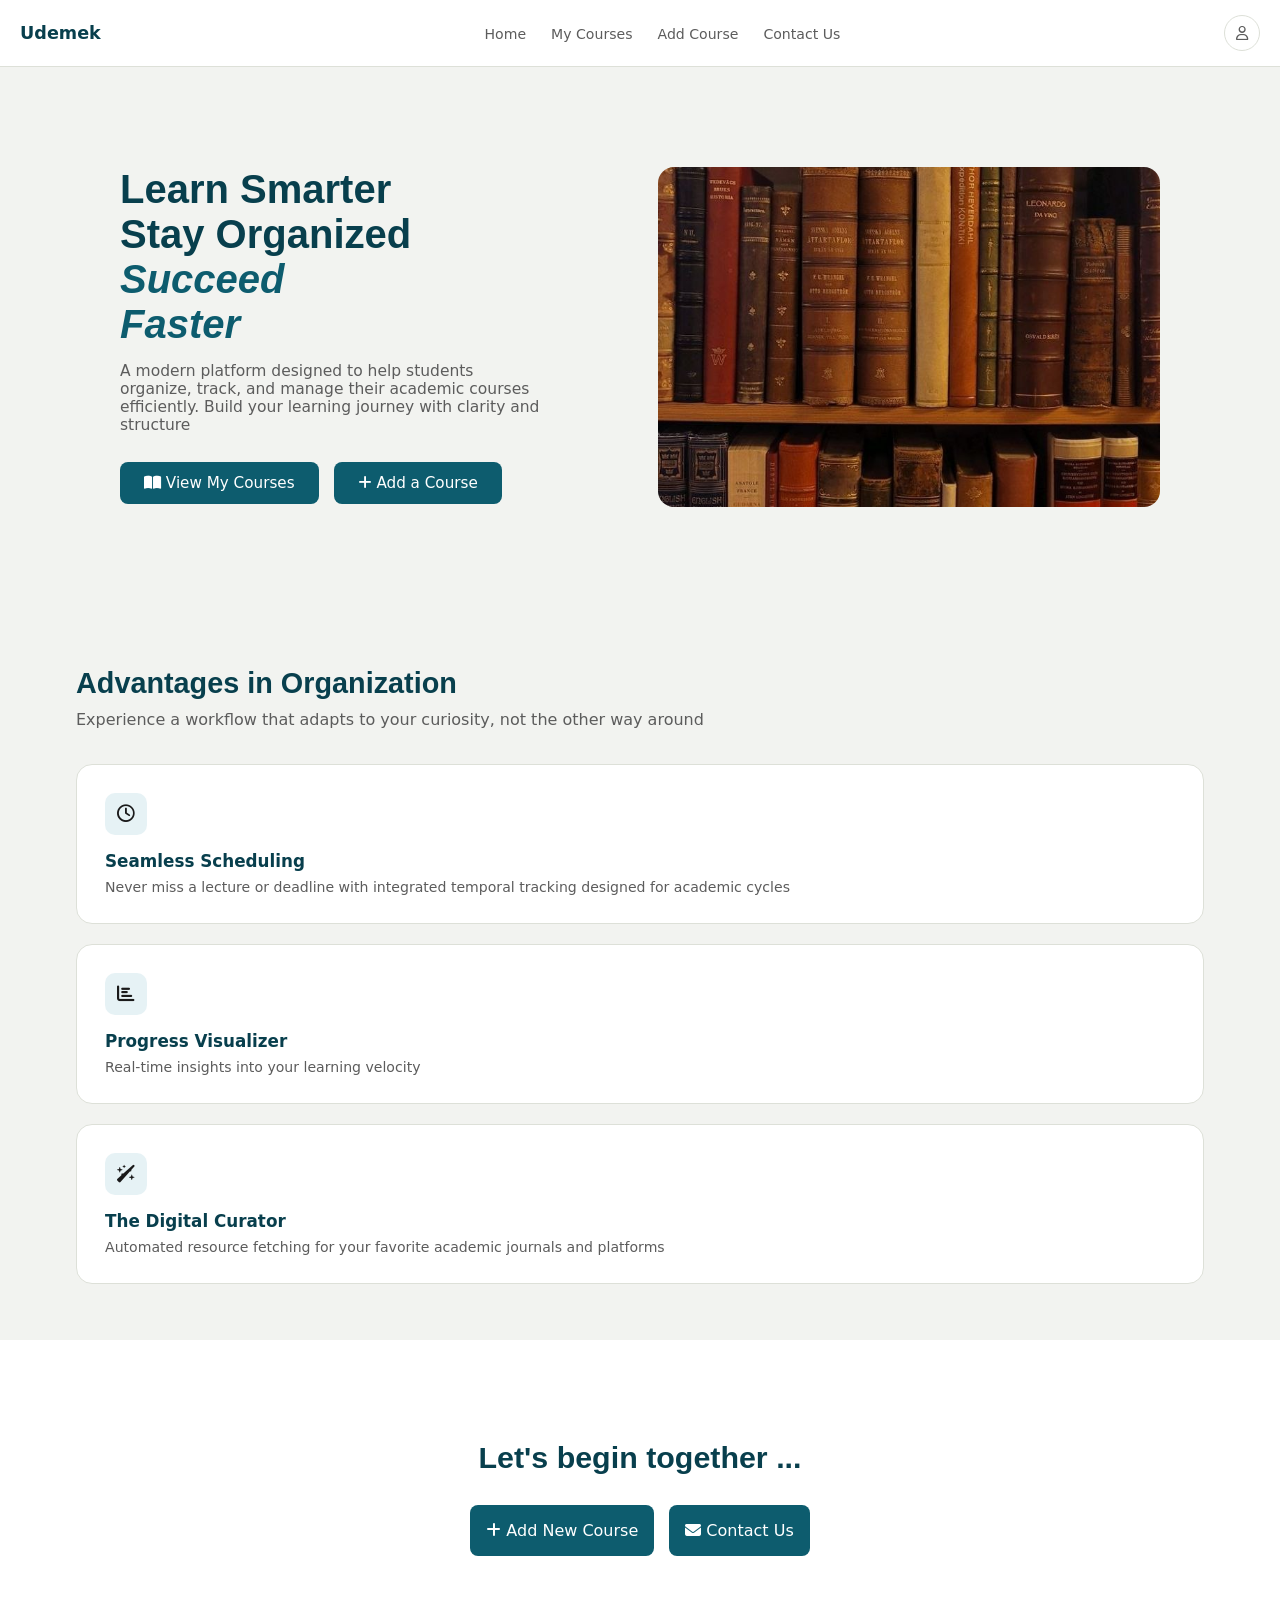
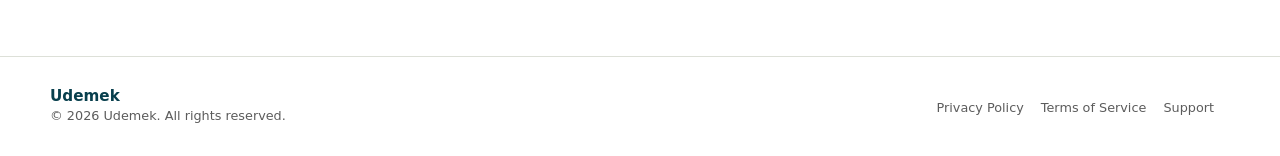
<file: index.html>
<!DOCTYPE html>
<html lang="en">

<head>
    <meta charset="UTF-8" />
    <meta name="viewport" content="width=device-width, initial-scale=1.0" />
    <title>Udemek | Home</title>
    <link rel="stylesheet" href="https://cdnjs.cloudflare.com/ajax/libs/font-awesome/6.5.1/css/all.min.css" />
    <link rel="stylesheet" href="style.css" />
</head>

<body>
    <!-- Header and Nav -->
    <header>
        <div class="container">
            <nav class="navbar">
                <a href="index.html" class="nav-brand"><b>Udemek</b></a>

                <!-- links -->
                <ul class="nav-links">
                    <li><a href="index.html">Home</a></li>
                    <li><a href="mycourses.html">My Courses</a></li>
                    <li><a href="add.html">Add Course</a></li>
                    <li><a href="contact.html">Contact Us</a></li>
                </ul>

                <!-- Nav right -->
                <div class="nav-right">
                    <a href="#" class="nav-icon">
                        <i class="fa-regular fa-user"></i>
                    </a>
                </div>
            </nav>
        </div>
    </header>

    <!-- main content -->
    <main>

        <section class="hero">
            <div class="container">
                <div class="hero-grid">

                    <div>
                        <h1 class="hero-title">
                            Learn Smarter<br />
                            Stay Organized<br />
                            <i>Succeed <br /> Faster</i>
                        </h1>
                        <p class="hero-description">A modern platform designed to help students organize, track, and
                            manage their academic courses efficiently. Build your learning journey with clarity and
                            structure
                        </p>
                        <div class="hero-icon">
                            <a href="mycourses.html"><i class="fa-solid fa-book-open"></i> View My
                                Courses</a>
                            <a href="add.html">
                                <i class="fa-solid fa-plus"></i> Add a Course
                            </a>
                        </div>
                    </div>

                    <div class="hero-images">
                        <img class="hero-image" src="photos/photo_2026-04-07_14-24-58.jpg" alt="books" />
                    </div>

                </div>
            </div>
        </section>

        <section class="features">
            <div class="container">
                <div class="section-header">
                    <h2>Advantages in Organization</h2>
                    <p>Experience a workflow that adapts to your curiosity, not the other way around</p>
                </div>

                <div class="features-grid">

                    <!-- Card 1 -->
                    <div class="features-cards">
                        <div class="feature-icon">
                            <i class="fa-regular fa-clock"></i>
                        </div>
                        <h3>Seamless Scheduling</h3>
                        <p>
                            Never miss a lecture or deadline with integrated temporal tracking
                            designed for academic cycles
                        </p>
                    </div>

                    <!-- Card 2-->
                    <div class="features-cards">
                        <div class="feature-icon">
                            <i class="fa-solid fa-chart-bar"></i>
                        </div>
                        <h3>Progress Visualizer</h3>
                        <p>Real-time insights into your learning velocity</p>
                    </div>

                    <!-- Card 3 -->
                    <div class="features-cards">
                        <div>
                            <div class="feature-icon">
                                <i class="fa-solid fa-wand-sparkles"></i>
                            </div>
                            <h3>The Digital Curator</h3>
                            <p>
                                Automated resource fetching for your favorite academic journals
                                and platforms
                            </p>
                        </div>
                    </div>

                </div>
            </div>
        </section>


        <section class="course-start">
            <div class="container">
                <h2>Let's begin together ...</h2>
                <div class="course-actions">
                    <a href="add.html">
                        <i class="fas fa-plus"></i> Add New Course
                    </a>
                    <a href="contact.html">
                        <i class="fas fa-envelope"></i> Contact Us
                    </a>
                </div>
            </div>
        </section>


    </main>

    <!-- footer -->
    <footer>
        <div class="container">
            <div class="footer-in">
                <div>
                    <div class="footer-name">Udemek</div>
                    <div class="footer-copy">© 2026 Udemek. All rights reserved.</div>
                </div>
                <div class="footer-links">
                    <a href="#">Privacy Policy</a>
                    <a href="#">Terms of Service</a>
                    <a href="#">Support</a>
                </div>
            </div>
        </div>
    </footer>

</body>

</html>
</file>
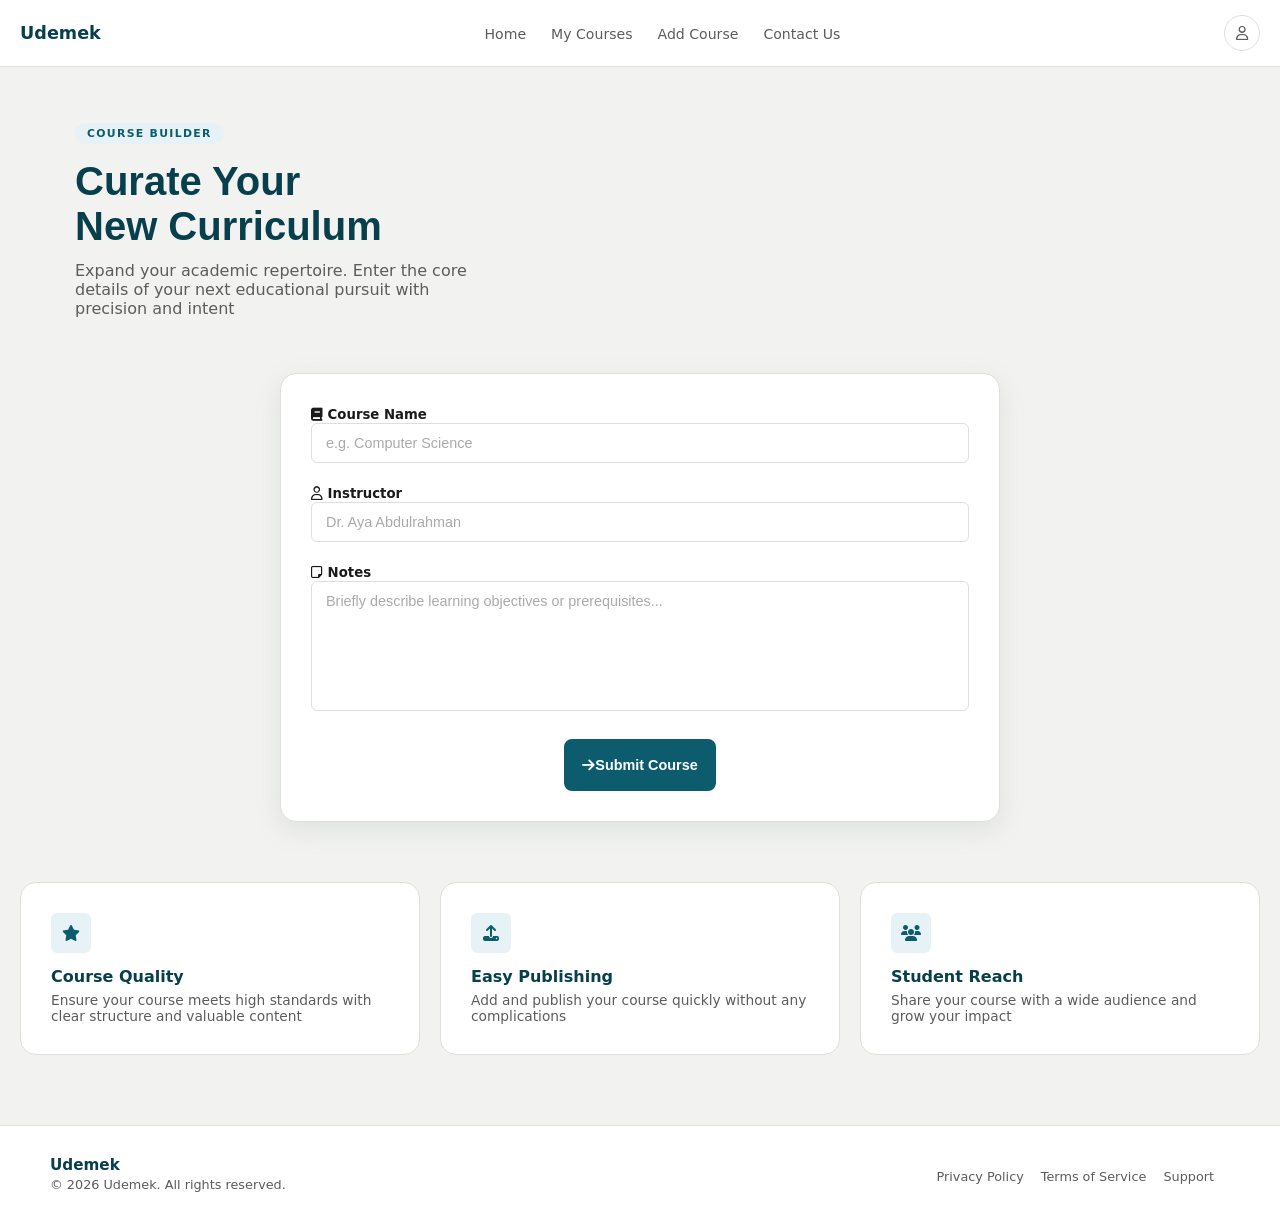
<file: add.html>
<!DOCTYPE html>
<html lang="en">

<head>
    <meta charset="UTF-8" />
    <meta name="viewport" content="width=device-width, initial-scale=1.0" />
    <title>Udemek | Add Courses</title>
    <link rel="stylesheet" href="https://cdnjs.cloudflare.com/ajax/libs/font-awesome/6.5.1/css/all.min.css" />
    <link rel="stylesheet" href="style.css" />
</head>

<body>
    <!-- Header and Nav -->
    <header>
        <div class="container">
            <nav class="navbar">
                <a href="index.html" class="nav-brand"><b>Udemek</b></a>

                <!-- links -->
                <ul class="nav-links">
                    <li><a href="index.html" class="active">Home</a></li>
                    <li><a href="mycourses.html">My Courses</a></li>
                    <li><a href="add.html">Add Course</a></li>
                    <li><a href="contact.html">Contact Us</a></li>
                </ul>

                <!-- Nav right -->
                <div class="nav-right">
                    <a href="#" class="nav-icon">
                        <i class="fa-regular fa-user"></i>
                    </a>
                </div>
            </nav>
        </div>
    </header>

    <!-- main -->
    <main>
        <section class="add-hero">
            <div class="container">
                <div class="add-header">
                    <span class="label">Course Builder </span>
                    <h1>Curate Your<br />New Curriculum</h1>
                    <p>
                        Expand your academic repertoire. Enter the core details of your next
                        educational pursuit with precision and intent
                    </p>
                </div>

            </div>
        </section>

        <!-- Form Section -->
        <section>
            <div class="container">
                <div class="form-card">
                    <form action="#">

                        <!-- Course Name -->
                        <div class="form-row">
                            <div>
                                <label class="form-label">
                                    <i class="fa-solid fa-book"></i> Course Name
                                </label>
                                <input class="form-input" type="text" placeholder="e.g. Computer Science " />
                            </div>
                        </div>

                        <!-- Instructor -->
                        <div class="form-row ">
                            <div>
                                <label class="form-label">
                                    <i class="fa-regular fa-user"></i> Instructor
                                </label>
                                <input class="form-input" type="text" placeholder="Dr. Aya Abdulrahman" />
                            </div>
                        </div>

                        <!-- Notes -->
                        <div class="form-row">
                            <div>
                                <label class="form-label">
                                    <i class="fa-regular fa-note-sticky"></i> Notes
                                </label>
                                <textarea class="form-textarea"
                                    placeholder="Briefly describe learning objectives or prerequisites..."></textarea>
                            </div>
                        </div>

                        <!-- Footer -->
                        <div class="form-footer">
                            <button type="submit" class="btn-primary">
                                <i class="fa-solid fa-arrow-right"></i>Submit Course
                            </button>
                        </div>
                    </form>
                </div>
            </div>
        </section>

        <section class="container">
            <div class="feature-two">
                <div class="feat-cards">
                    <div class="feat-icon">
                        <i class="fa-solid fa-star"></i>
                    </div>
                    <h3>Course Quality</h3>
                    <p>Ensure your course meets high standards with clear structure and valuable content
                    </p>
                </div>

                <div class="feat-cards">
                    <div class="feat-icon">
                        <i class="fa-solid fa-upload"></i>
                    </div>
                    <h3>Easy Publishing</h3>
                    <p>Add and publish your course quickly without any complications</p>
                </div>

                <div class="feat-cards">
                    <div class="feat-icon">
                        <i class="fa-solid fa-users"></i>
                    </div>
                    <h3>Student Reach</h3>
                    <p>Share your course with a wide audience and grow your impact</p>
                </div>
            </div>
        </section>
    </main>

    <!-- footer -->
    <footer>
        <div class="container">
            <div class="footer-in">
                <div>
                    <div class="footer-name">Udemek</div>
                    <div class="footer-copy">© 2026 Udemek. All rights reserved.</div>
                </div>
                <div class="footer-links">
                    <a href="#">Privacy Policy</a>
                    <a href="#">Terms of Service</a>
                    <a href="#">Support</a>
                </div>
            </div>
        </div>
    </footer>
</body>

</html>
</file>
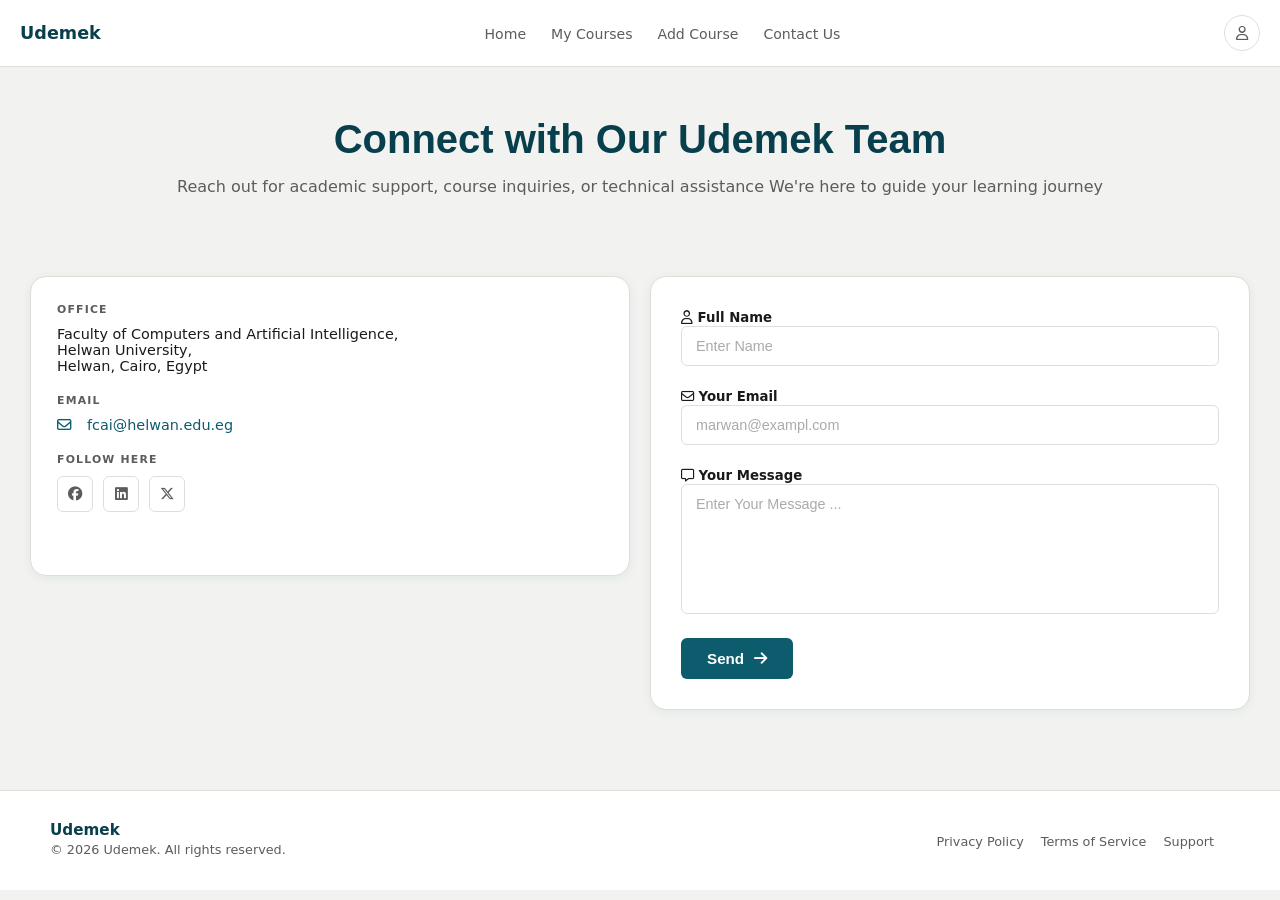
<file: contact.html>
<!DOCTYPE html>
<html lang="en">

<head>
    <meta charset="UTF-8" />
    <meta name="viewport" content="width=device-width, initial-scale=1.0" />
    <title>Udemek | Contact Us</title>
    <link rel="stylesheet" href="https://cdnjs.cloudflare.com/ajax/libs/font-awesome/6.5.1/css/all.min.css" />
    <link rel="stylesheet" href="style.css" />
</head>

<body>
    <!-- Header and Nav -->
    <header>
        <div class="container">
            <nav class="navbar">
                <a href="index.html" class="nav-brand"><b>Udemek</b></a>

                <!-- links -->
                <ul class="nav-links">
                    <li><a href="index.html" class="active">Home</a></li>
                    <li><a href="mycourses.html">My Courses</a></li>
                    <li><a href="add.html">Add Course</a></li>
                    <li><a href="contact.html">Contact Us</a></li>
                </ul>

                <!-- Nav right -->
                <div class="nav-right">
                    <a href="#" class="nav-icon">
                        <i class="fa-regular fa-user"></i>
                    </a>
                </div>
            </nav>
        </div>
    </header>

    <main>
        <!-- Page Header -->
        <section class="contact-page-header">
            <div>
                <h1>Connect with Our Udemek Team</h1>
                <span>
                    Reach out for academic support, course inquiries, or technical assistance We're here to guide
                    your
                    learning journey
                </span>
            </div>
        </section>

        <section class="contact-grid">
            <div class="info-card">
                <div class="info-section">
                    <div class="info-section-label">Office</div>
                    <div class="info-address">
                        Faculty of Computers and Artificial Intelligence, <br>
                        Helwan University,<br>
                        Helwan, Cairo, Egypt
                    </div>
                </div>

                <div class="info-section">
                    <div class="info-section-label">Email</div>
                    <div class="contact-detail">
                        <i class="fa-regular fa-envelope"></i>
                        fcai@helwan.edu.eg
                    </div>
                </div>

                <div class="info-section">
                    <div class="info-section-label">Follow Here</div>
                    <div class="social-row">
                        <a href="#" class="social-btn">
                            <i class="fa-brands fa-facebook"></i>
                        </a>
                        <a href="#" class="social-btn">
                            <i class="fa-brands fa-linkedin"></i>
                        </a>
                        <a href="#" class="social-btn">
                            <i class="fa-brands fa-x-twitter"></i>
                        </a>
                    </div>
                </div>

            </div>

            <div class="contact-form-card">
                <form>

                    <!-- Full Name -->
                    <div class="form-row">
                        <div class="form-group">
                            <label class="form-label">
                                <i class="fa-regular fa-user"></i> Full Name
                            </label>
                            <input class="form-input" type="text" placeholder="Enter Name " />
                        </div>
                    </div>

                    <!-- Academic Email -->
                    <div class="form-row">
                        <div class="form-group">
                            <label class="form-label">
                                <i class="fa-regular fa-envelope"></i> Your Email
                            </label>
                            <input class="form-input" type="email" placeholder="marwan@exampl.com" />
                        </div>
                    </div>

                    <!-- Message -->
                    <div class="form-row">
                        <div class="form-group">
                            <label class="form-label">
                                <i class="fa-regular fa-message"></i> Your Message
                            </label>
                            <textarea class="form-textarea" placeholder="Enter Your Message ..."></textarea>
                        </div>
                    </div>

                    <!-- Submit -->
                    <button type="submit" class="send-btn">
                        Send <i class="fa-solid fa-arrow-right"></i>
                    </button>

                </form>
            </div>
        </section>
    </main>

    <!-- footer -->
    <footer>
        <div class="container">
            <div class="footer-in">
                <div>
                    <div class="footer-name">Udemek</div>
                    <div class="footer-copy">© 2026 Udemek. All rights reserved.</div>
                </div>
                <div class="footer-links">
                    <a href="#">Privacy Policy</a>
                    <a href="#">Terms of Service</a>
                    <a href="#">Support</a>
                </div>
            </div>
        </div>
    </footer>
</body>

</html>
</file>
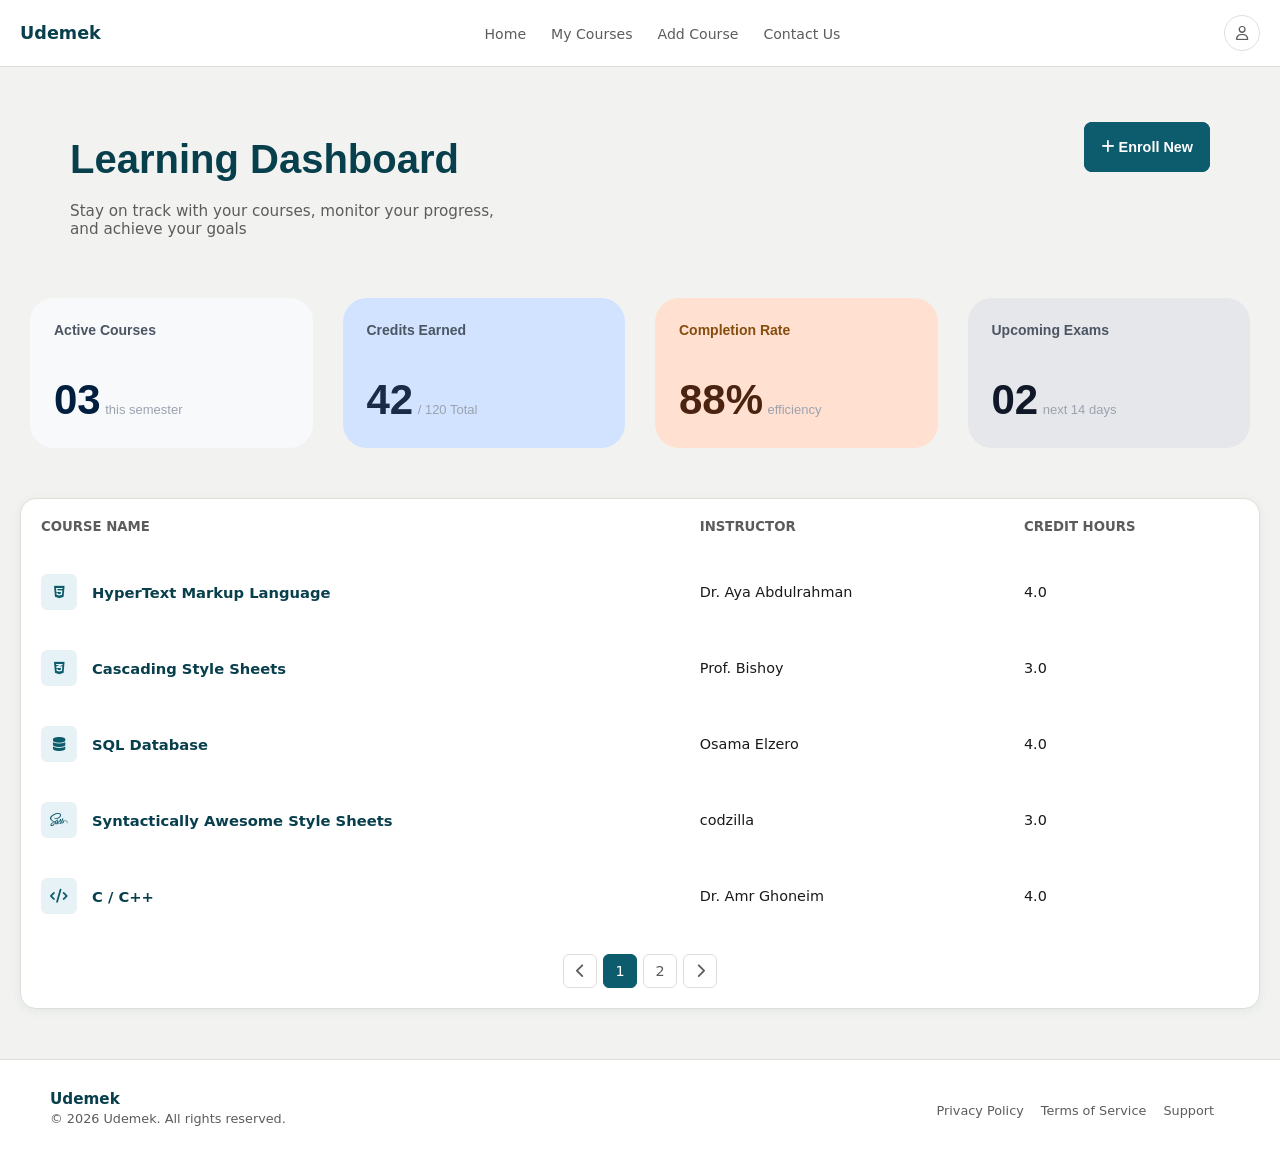
<file: mycourses.html>
<!DOCTYPE html>
<html lang="en">

<head>
    <meta charset="UTF-8">
    <meta name="viewport" content="width=device-width, initial-scale=1.0">
    <title>Udemek | My Courses</title>
    <link rel="stylesheet" href="https://cdnjs.cloudflare.com/ajax/libs/font-awesome/6.5.1/css/all.min.css" />
    <link rel="stylesheet" href="style.css" />
</head>

<body>
    <!-- Header and Nav -->
    <header>
        <div class="container">
            <nav class="navbar">
                <a href="index.html" class="nav-brand"><b>Udemek</b></a>

                <!-- links -->
                <ul class="nav-links">
                    <li><a href="index.html" class="active">Home</a></li>
                    <li><a href="mycourses.html">My Courses</a></li>
                    <li><a href="add.html">Add Course</a></li>
                    <li><a href="contact.html">Contact Us</a></li>
                </ul>

                <!-- Nav right -->
                <div class="nav-right">
                    <a href="#" class="nav-icon">
                        <i class="fa-regular fa-user"></i>
                    </a>
                </div>
            </nav>
        </div>
    </header>

    <main>
        <div class="container">

            <section class="page-header">
                <div class="page-header-in">
                    <div>
                        <h1>Learning Dashboard</h1>
                        <p>Stay on track with your courses, monitor your progress,<br> and achieve your goals</p>
                    </div>
                    <div class="page-header-actions">
                        <a href="add.html" class="btn">
                            <i class="fa-solid fa-plus"></i> Enroll New
                        </a>
                    </div>
                </div>
            </section>

            <section class="cards">
                <div class="card card-white">
                    <span class="card-title">Active Courses</span>
                    <div>
                        <span class="card-number">03</span>
                        <span class="card-dis">this semester</span>
                    </div>
                </div>

                <div class="card card-blue">
                    <span class="card-title">Credits Earned</span>
                    <div class="card-value-container">
                        <span class="card-number">42</span>
                        <span class="card-dis">/ 120 Total</span>
                    </div>
                </div>

                <div class="card card-orange">
                    <span class="card-title">Completion Rate</span>
                    <div class="card-value-container">
                        <span class="card-number">88%</span>
                        <span class="card-dis">efficiency</span>
                    </div>
                </div>

                <div class="card card-gray">
                    <span class="card-title">Upcoming Exams</span>
                    <div class="card-value-container">
                        <span class="card-number">02</span>
                        <span class="card-dis">next 14 days</span>
                    </div>
                </div>
            </section>

            <section>
                <div class="table">
                    <table class="courses-table" cellspacing="0">
                        <thead>
                            <tr>
                                <th>Course Name</th>
                                <th>Instructor</th>
                                <th class="Credit">Credit Hours</th>
                            </tr>
                        </thead>
                        <tbody>
                            <!-- row 1 -->
                            <tr>
                                <td>
                                    <div class="td-course">
                                        <div class="td-icon">
                                            <i class="fa-brands fa-html5"></i>
                                        </div>
                                        <span class="td-course-title">HyperText Markup Language</span>
                                    </div>
                                </td>
                                <td class="td-instructor">Dr. Aya Abdulrahman</td>
                                <td class="td-credits">4.0</td>
                            </tr>
                            <!-- row 2 -->
                            <tr>
                                <td>
                                    <div class="td-course">
                                        <div class="td-icon">
                                            <i class="fa-brands fa-css3-alt"></i>
                                        </div>
                                        <span class="td-course-title">Cascading Style Sheets</span>
                                    </div>
                                </td>
                                <td class="td-instructor">Prof. Bishoy</td>
                                <td class="td-credits">3.0</td>
                            </tr>
                            <!-- row 3 -->
                            <tr>
                                <td>
                                    <div class="td-course">
                                        <div class="td-icon">
                                            <i class="fa-solid fa-database"></i>
                                        </div>
                                        <span class="td-course-title">SQL Database</span>
                                    </div>
                                </td>
                                <td class="td-instructor">Osama Elzero</td>
                                <td class="td-credits">4.0</td>
                            </tr>
                            <!-- row 4 -->
                            <tr>
                                <td>
                                    <div class="td-course">
                                        <div class="td-icon">
                                            <i class="fa-brands fa-sass"></i>
                                        </div>
                                        <span class="td-course-title">Syntactically Awesome Style Sheets</span>
                                    </div>
                                </td>
                                <td class="td-instructor">codzilla</td>
                                <td class="td-credits">3.0</td>
                            </tr>
                            <!-- row 5 -->
                            <tr>
                                <td>
                                    <div class="td-course">
                                        <div class="td-icon">
                                            <i class="fa-solid fa-code"></i>
                                        </div>
                                        <span class="td-course-title">C / C++</span>
                                    </div>
                                </td>
                                <td class="td-instructor">Dr. Amr Ghoneim</td>
                                <td class="td-credits">4.0</td>
                            </tr>
                        </tbody>
                    </table>


                    <div class="table-links">
                        <div class="table-buttons">
                            <a href="#" class="page-btn">
                                <i class="fa-solid fa-chevron-left"></i>
                            </a>
                            <a href="#" class="page-btn active">1</a>
                            <a href="#" class="page-btn">2</a>
                            <a href="#" class="page-btn">
                                <i class="fa-solid fa-chevron-right"></i>
                            </a>
                        </div>
                    </div>

                </div>
            </section>
        </div>
    </main>

    <!-- footer -->
    <footer>
        <div class="container">
            <div class="footer-in">
                <div>
                    <div class="footer-name">Udemek</div>
                    <div class="footer-copy">© 2026 Udemek. All rights reserved.</div>
                </div>
                <div class="footer-links">
                    <a href="#">Privacy Policy</a>
                    <a href="#">Terms of Service</a>
                    <a href="#">Support</a>
                </div>
            </div>
        </div>
    </footer>
</body>

</html>
</file>
<file: style.css>
@import url('https://fonts.googleapis.com/css2?family=Gelasio:ital,wght@0,400..700;1,400..700&family=IBM+Plex+Serif:ital,wght@0,100;0,200;0,300;0,400;0,500;0,600;0,700;1,100;1,200;1,300;1,400;1,500;1,600;1,700&family=Overpass:ital,wght@0,100..900;1,100..900&display=swap');

* {
    margin: 0;
    padding: 0;
    box-sizing: border-box;
}

html {
    scrollbar-width: none;
}

body {
    font-family: 'DM Sans', system-ui, sans-serif;
    background-color: #f2f3f0;
    color: #1a1a1a;
    height: 100vh;
}


a {
    text-decoration: none;
}

ul {
    list-style: none;
}

textarea {
    resize: none;
}


.container {
    width: 100%;
    padding-left: 20px;
    padding-right: 20px;
}


.form-row {
    margin-bottom: 20px;
}


.form-label {
    font-size: 0.83rem;
    font-weight: 600;
    color: #1a1a1a;
}

.form-input,
.form-textarea {
    width: 100%;
    padding: 11px 14px;
    border: 1.5px solid #dde0d8;
    border-radius: 6px;
    background-color: #ffffff;
    font-family: 'DM Sans', sans-serif;
    font-size: 0.9rem;
    color: #1a1a1a;
    outline: none;
    transition: all 0.25 ease;
}

.form-input::placeholder,
.form-textarea::placeholder {
    color: #aaaaaa;
}

.form-input:hover,
.form-textarea:hover {
    border-color: #0d5c6e;
}


/* Header and Nav */


header {
    position: sticky;
    top: 0;
    z-index: 1000;
    background-color: #ffffff;
    border-bottom: 1px solid #dde0d8;
}

.navbar {
    display: flex;
    align-items: center;
    justify-content: space-between;
    height: 66px;
    gap: 16px;
}

.nav-brand {
    font-weight: 700;
    font-size: 1.1rem;
    color: #083f4d;
    transition: color 0.25s ease;
}

.nav-brand:hover {
    color: #0d5c6e;
}

.nav-links {
    display: flex;
    align-items: center;
    gap: 5px;
}

.nav-links a {
    padding: 10px;
    border-radius: 6px;
    font-size: 0.88rem;
    font-weight: 500;
    color: #5c5c5c;
    transition: all 0.25 ease;
}

.nav-links a:hover {
    color: #0d5c6e;
    background-color: #e6f2f5;
}



.nav-icon {
    width: 36px;
    height: 36px;
    border-radius: 50%;
    border: 1px solid #dde0d8;
    display: flex;
    align-items: center;
    justify-content: center;
    color: #5c5c5c;
    font-size: 0.88rem;
    transition: 0.25s ease;
}

.nav-icon:hover {
    background-color: #e6f2f5;
    color: #0d5c6e;
}

/* Footer */

footer {
    background-color: #ffffff;
    padding: 30px;
    border-top: 1px solid #dde0d8;
}

.footer-in {
    display: flex;
    justify-content: space-between;
}

.footer-name {
    font-weight: 700;
    font-size: 0.95rem;
    color: #083f4d;
}

.footer-copy {
    font-size: 0.8rem;
    color: #5c5c5c;
    margin-top: 3px;
}

.footer-links {
    padding: 10px;
    gap: 12px;
}

.footer-links a {
    padding: 6px;
    font-size: 0.8rem;
    color: #5c5c5c;
    transition: 0.25s ease;
}

.footer-links a:hover {
    color: #0d5c6e;
}

/* Home Page */

/* Hero Section */

.hero {
    padding: 100px;
}

.hero-grid {
    display: grid;
    grid-template-columns: repeat(2, 1fr);
    gap: 35px;
}

.hero-title {
    font-family: Verdana, Geneva, Tahoma, sans-serif;
    font-size: 2.5rem;
    font-size: bolder;
    color: #083f4d;
    margin-bottom: 15px;
}

.hero-title i {
    color: #0d5c6e;
}

.hero-description {
    font-size: 0.97rem;
    color: #5c5c5c;
    width: 420px;
    margin-bottom: 28px;
}


.hero-icon {
    display: flex;
    flex-wrap: wrap;
    gap: 15px;
}

.hero-icon a {
    padding: 12px 24px;
    border-radius: 8px;
    font-size: 0.95rem;
    font-weight: 500;
    color: #ffffff;
    background-color: #0d5c6e;
    transition: 0.25s ease;
}

.hero-icon a:hover {
    background-color: #083f4d;
    color: #e6f2f5;
}

.hero-images {
    border-radius: 16px;
}

.hero-image {
    width: 100%;
    height: 340px;
    border-radius: 16px;
    object-fit: cover;
}


/* Features Section */

.features {
    padding: 56px;
}

.section-header {
    margin-bottom: 35px;
}

.section-header h2 {
    font-family: Verdana, Geneva, Tahoma, sans-serif;
    font-size: 1.8rem;
    color: #083f4d;
    margin-bottom: 10px;
}

.section-header p {
    color: #5c5c5c;
}

.features-grid {
    display: grid;
    grid-template-rows: repeat(3, 1fr);
    gap: 20px;
}

.features-cards {
    background-color: #ffffff;
    border: 1px solid #dde0d8;
    border-radius: 16px;
    padding: 28px;
    transition: 0.25s ease;
}

.features-cards:hover {
    transform: scale(1.05);
    box-shadow: rgba(13, 92, 110, 0.16) 0px 4px 12px;
}

.feature-icon {
    width: 42px;
    height: 42px;
    background-color: #e6f2f5;
    border-radius: 10px;
    display: flex;
    align-items: center;
    justify-content: center;
    font-size: 1.1rem;
    margin-bottom: 16px;
}

.features-cards h3 {
    font-size: 1.05rem;
    color: #083f4d;
    margin-bottom: 8px;
}

.features-cards p {
    font-size: 0.88rem;
    color: #5c5c5c;
}


.course-start {
    background-color: #ffffff;
    padding: 100px;
    text-align: center;
}

.course-start h2 {
    font-family: Verdana, Geneva, Tahoma, sans-serif;
    font-size: 1.9rem;
    color: #083f4d;
    margin-bottom: 30px;
}

.course-actions {
    display: flex;
    flex-wrap: wrap;
    gap: 15px;
    justify-content: center;
}

.course-actions a {
    padding: 16px;
    border-radius: 8px;
    font-weight: 500;
    color: #ffffff;
    background-color: #0d5c6e;
    transition: 0.25s ease;
}

.course-actions a:hover {
    background-color: #083f4d;
    box-shadow: rgba(13, 92, 110, 0.16) 20px 5px 20px;
}

/* add page */

.add-hero {
    padding: 55px;
}


.add-header h1 {
    font-family: Verdana, Geneva, Tahoma, sans-serif;
    font-size: 2.5rem;
    color: #083f4d;
    margin-bottom: 12px;
}

.add-header p {
    color: #5c5c5c;
    width: 420px;
}


.label {
    display: inline-block;
    font-size: 0.68rem;
    font-weight: 700;
    letter-spacing: 0.12em;
    text-transform: uppercase;
    color: #0d5c6e;
    background-color: #e6f2f5;
    padding: 4px 12px;
    border-radius: 20px;
    margin-bottom: 15px;
}


.form-card {
    background-color: #ffffff;
    border: 1px solid #dde0d8;
    border-radius: 16px;
    padding: 30px;
    width: 720px;
    box-shadow: rgba(149, 157, 165, 0.2) 0px 8px 24px;
    margin: auto;
}


.form-textarea {
    height: 130px;
}

.form-footer {
    display: flex;
    justify-content: center;
    align-items: center;
    margin-top: 24px;
}

.btn-primary {
    gap: 8px;
    padding: 16px;
    background-color: #0d5c6e;
    color: #ffffff;
    border: 2px solid #0d5c6e;
    border-radius: 8px;
    font-family: 'DM Sans', sans-serif;
    font-size: 0.9rem;
    font-weight: 600;
    cursor: pointer;
    transition: all 0.25s ease;
}


.btn-primary:hover {
    transform: translateY(2px);
    box-shadow: 0 4px 20px rgba(13, 92, 110, 0.22);
}


.feature-two {
    display: grid;
    grid-template-columns: repeat(3, 1fr);
    gap: 20px;
}

.feat-cards {
    background-color: #ffffff;
    border: 1px solid #dde0d8;
    border-radius: 16px;
    padding: 30px;
    transition: all 0.25s ease;
    margin-top: 60px;
    margin-bottom: 70px;
}

.feat-cards:hover {
    transform: translateY(2px);
    box-shadow: rgba(13, 92, 110, 0.08) 0px 7px 29px 0px;
}

.feat-icon {
    width: 40px;
    height: 40px;
    background-color: #e6f2f5;
    color: #0d5c6e;
    border-radius: 6px;
    display: flex;
    align-items: center;
    justify-content: center;
    font-size: 1rem;
    margin-bottom: 14px;
}

.feat-cards h3 {
    font-size: 1rem;
    color: #083f4d;
    margin-bottom: 6px;
}

.feat-cards p {
    font-size: 0.86rem;
    color: #5c5c5c;
}

/* my courses page */

.page-header {
    margin-top: 20px;
    padding: 50px;
}

.page-header-in {
    display: grid;
    grid-template-columns: 1fr auto;
    gap: 20px;
}

.page-header h1 {
    font-family: Verdana, Geneva, Tahoma, sans-serif;
    font-size: 2.5rem;
    color: #083f4d;
    margin-bottom: 20px;
}

.page-header p {
    font-size: 0.95rem;
    color: #5c5c5c;
    width: 520px;
}

.btn {
    gap: 8px;
    padding: 16px;
    background-color: #0d5c6e;
    color: #ffffff;
    border: 1px solid #0d5c6e;
    border-radius: 8px;
    font-family: 'DM Sans', sans-serif;
    font-size: 0.9rem;
    font-weight: 600;
    cursor: pointer;
    transition: all 0.25s ease;
}


.btn:hover {
    background-color: #083f4d;
    border-color: #083f4d;
    color: #e6f2f5;
}


.cards {
    display: grid;
    grid-template-columns: repeat(4, 1fr);
    gap: 30px;
    padding: 10px;
    margin-bottom: 40px;
    font-family: 'Segoe UI', Tahoma, Geneva, Verdana, sans-serif;
}

.card {
    -width: 250px;
    height: 150px;
    padding: 24px;
    border-radius: 24px;
    display: flex;
    flex-direction: column;
    justify-content: space-between;
    transition: 0.3s ease;
}

.card-title {
    font-size: 14px;
    font-weight: 600;
    color: #4B5563;
}


.card-number {
    font-size: 42px;
    font-weight: 700;
}

.card-dis {
    font-size: 13px;
    color: #9CA3AF;
}

.card-white {
    background-color: #F8F9FA;
}

.card-white .card-number {
    color: #001F3F;
}

.card-blue {
    background-color: #D1E3FF;
}

.card-blue .card-number {
    color: #1A2B48;
}

.card-orange {
    background-color: #FFE0D1;
}

.card-orange .card-number {
    color: #4A2411;
}

.card-orange .card-title {
    color: #854D0E;
}

.card-gray {
    background-color: #E5E7EB;
}

.card-gray .card-number {
    color: #111827;
}

.card:hover {
    transform: translateY(-5px);
}

/*  Table in my courses */

.table {
    background-color: #ffffff;
    border: 1px solid #dde0d8;
    border-radius: 16px;
    box-shadow: rgba(13, 92, 110, 0.08) 0 2px 10px;
    margin-bottom: 50px;
}

.courses-table {
    width: 100%;
}


.courses-table thead th {
    padding: 20px;
    font-size: 0.83rem;
    font-weight: 700;
    text-transform: uppercase;
    color: #5c5c5c;
    text-align: left;
}

.courses-table tbody tr {
    border-bottom: 1px solid #dde0d8;
    transition: all 0.25s ease;
}


.courses-table tbody tr:hover {
    background-color: #f2f3f0;
}

.courses-table tbody td {
    padding: 20px;
    font-size: 0.9rem;
    color: #1a1a1a;
}

.td-course {
    display: flex;
    align-items: center;
    gap: 15px;
}

.td-icon {
    width: 36px;
    height: 36px;
    background-color: #e6f2f5;
    color: #0d5c6e;
    border-radius: 6px;
    display: flex;
    align-items: center;
    justify-content: center;
    font-size: 0.88rem;
}

.td-course-title {
    font-weight: 600;
    color: #083f4d;
    font-size: 0.92rem;
}

.td-instructor {
    color: #5c5c5c;
}


.table-links {
    display: flex;
    align-items: center;
    justify-content: center;
    padding: 20px;
    font-size: 0.83rem;
    color: #5c5c5c;
}

.table-buttons {
    display: flex;
    gap: 6px;
}

.page-btn {
    width: 34px;
    height: 34px;
    border-radius: 6px;
    border: 1.5px solid #dde0d8;
    background-color: #ffffff;
    display: flex;
    align-items: center;
    justify-content: center;
    font-size: 0.9rem;
    font-weight: 500;
    color: #5c5c5c;
    transition: all 0.25s ease;
}

.page-btn:hover {
    border-color: #0d5c6e;
    color: #0d5c6e;
}

.page-btn.active {
    background-color: #0d5c6e;
    color: #ffffff;
    border-color: #0d5c6e;
}

/* Contact page */

.contact-page-header {
    padding: 50px;
    display: flex;
    align-items: center;
    justify-content: center;
}

.contact-page-header h1 {
    font-family: Verdana, Geneva, Tahoma, sans-serif;
    font-size: 2.5rem;
    color: #083f4d;
    margin-bottom: 15px;
    display: flex;
    align-items: center;
    justify-content: center;
}

.contact-page-header span {
    color: #5c5c5c;
    width: 540px;
}

.contact-grid {
    display: grid;
    grid-template-columns: repeat(2, 1fr);
    gap: 20px;
    padding: 30px;
}

.info-card {
    background-color: #ffffff;
    border: 1px solid #dde0d8;
    border-radius: 16px;
    padding: 26px;
    box-shadow: rgba(13, 92, 110, 0.08) 0 2px 10px;
    height: 300px;
}

.info-section {
    margin-bottom: 20px;
}

.info-section-label {
    font-size: 0.68rem;
    font-weight: 700;
    letter-spacing: 0.11em;
    text-transform: uppercase;
    color: #5c5c5c;
    margin-bottom: 10px;
}

.info-address {
    font-size: 0.9rem;
    color: #1a1a1a;
}

.contact-detail {
    display: flex;
    align-items: center;
    gap: 10px;
    font-size: 0.9rem;
    color: #0d5c6e;
    margin-bottom: 8px;
}

.contact-detail i {
    width: 20px;
}

.social-row {
    display: flex;
    gap: 10px;
    margin-top: 4px;
}

.social-btn {
    width: 36px;
    height: 36px;
    border-radius: 6px;
    border: 1.5px solid #dde0d8;
    display: flex;
    align-items: center;
    justify-content: center;
    color: #5c5c5c;
    font-size: 0.9rem;
    transition: all 0.25 ease;
}

.social-btn:hover {
    background-color: #e6f2f5;
    color: #0d5c6e;
}

.contact-form-card {
    background-color: #ffffff;
    border: 1px solid #dde0d8;
    border-radius: 16px;
    padding: 30px;
    margin-bottom: 50px;
    box-shadow: rgba(13, 92, 110, 0.08) 0 2px 10px;
}

.send-btn {
    display: inline-flex;
    align-items: center;
    gap: 10px;
    padding: 12px 26px;
    background-color: #0d5c6e;
    color: #ffffff;
    border: none;
    border-radius: 6px;
    font-family: 'DM Sans', sans-serif;
    font-size: 0.95rem;
    font-weight: 600;
    cursor: pointer;
    transition: all 0.25s ease;
}


.send-btn:hover {
    transform: translateY(2px);
    background-color: #083f4d;
}

/* .inquiries-section {
    padding-bottom: 60px;
}

.inquiries-section h2 {
    display: flex;
    justify-content: center;
    font-family: Verdana, Geneva, Tahoma, sans-serif;
    font-size: 1.7rem;
    color: #083f4d;
    margin-bottom: 24px;
}

.inquiry-grid {
    display: grid;
    grid-template-columns: repeat(3, 1fr);
    gap: 20px;
    padding: 20px;
}

.inquiry-card {
    background-color: #ffffff;
    border: 1px solid #dde0d8;
    border-radius: 16px;
    padding: 24px;
    transition: all 0.25s ease;
}

.inquiry-card:hover {
    transform: translateY(2px);
    box-shadow: rgba(13, 92, 110, 0.08) 0px 7px 29px 0px;
}


.inquiry-icon {
    width: 38px;
    height: 38px;
    background-color: #e6f2f5;
    color: #0d5c6e;
    border-radius: 6px;
    display: flex;
    align-items: center;
    justify-content: center;
    font-size: 0.95rem;
    margin-bottom: 14px;
}

.inquiry-card h3 {
    font-size: 1rem;
    color: #083f4d;
    margin-bottom: 6px;
}

.inquiry-card p {
    font-size: 0.86rem;
    color: #5c5c5c;
} */

/* Responsive */

/* Mobile */
@media (max-width: 767px) {

    /* Container */
    .container {
        width: 100%;
        padding-left: 20px;
        padding-right: 20px;
    }

    .navbar {
        height: auto;
        padding: 12px;
    }

    .nav-links {
        display: flex;
        flex-flow: row wrap;
        justify-content: center;
        align-items: center;
    }

    .nav-links a {
        font-size: 0.82rem;
        padding: 10px;
    }

    /* ── Footer ── */
    .footer-in {
        display: grid;
        grid-template-columns: repeat(2, 1fr);
        gap: 20px;
    }

    .footer-links {
        display: flex;
        flex-wrap: wrap;
        gap: 4px;
    }


    .hero {
        padding: 36px;
    }

    .hero-grid {
        grid-template-columns: 1fr;
    }


    .hero-title {
        font-size: 2rem;
    }

    .hero-description {
        width: 100%;
    }


    .features {
        padding: 32px;
    }

    .features-grid {
        display: grid;
        grid-template-rows: 1fr;
    }


    .ccourse-start {
        padding: 48px;
    }

    .course-start h2 {
        font-size: 1.4rem;
    }

    .course-actions {
        display: grid;
        grid-template-rows: 1fr;
    }

    /* ── My Courses ── */
    .page-header {
        padding: 24px;
    }

    .page-header-in {
        grid-template-columns: 1fr;
    }

    .page-header h1 {
        font-size: 1.8rem;
    }

    .page-header p {
        width: 100%;
    }

    .page-header-actions {
        margin-top: 10px;
    }

    .cards {
        grid-template-columns: repeat(2, 1fr);
        gap: 20px;
    }

    .td-credits {
        display: none;
    }

    .courses-table thead .Credit {
        display: none;
    }

    /* ── Add Page ── */
    .add-hero {
        padding: 28px;
    }

    .add-header {
        display: grid;
        grid-template-columns: 1fr;
    }

    .add-header h1 {
        font-size: 1.8rem;
    }

    .add-header p {
        width: 100%;
    }

    .form-card {
        width: 100%;
    }

    .feature-two {
        display: grid;
        grid-template-columns: 1fr;
    }


    /* ── Contact ── */
    .contact-page-header {
        padding: 28px;
        text-align: center;
    }

    .contact-page-header h1 {
        font-size: 1.6rem;
    }

    .contact-page-header span {
        width: 100%;
    }

    .contact-grid {
        grid-template-columns: 1fr;
        gap: 40px;
    }

    .info-card {
        height: auto;
    }
}

@media (min-width: 768px) and (max-width: 1024px) {

    /* Container */
    .container {
        width: 100%;
        padding-left: 24px;
        padding-right: 24px;
    }

    /* ── Navbar ── */
    .nav-links {
        gap: 2px;
    }

    .nav-links a {
        font-size: 0.84rem;
        padding: 6px 10px;
    }


    .hero {
        padding: 56px;
    }

    .hero-description {
        width: 100%;
    }

    .hero-title {
        font-size: 2rem;
    }


    .features {
        padding: 40px;
    }

    .course-start {
        padding: 64px;
    }

    /* ── My Courses ── */
    .page-header {
        padding: 30px;
    }

    .page-header p {
        width: 100%;
    }

    .cards {
        grid-template-columns: repeat(2, 1fr);
        gap: 20px;
    }

    .table {
        margin-bottom: 115px;
    }

    /* ── Add Page ── */
    .add-hero {
        padding: 32px 0;
    }

    .add-header {
        gap: 40px;
    }

    .add-header p {
        width: 100%;
    }

    .form-card {
        width: 90%;
    }

    .feature-two {
        grid-template-columns: repeat(2, 1fr);
        padding: 20px;
        gap: 20px;
        margin: auto;
    }


    /* ── Contact ── */
    .contact-page-header {
        padding: 36px 24px;
    }

    .contact-page-header span {
        width: 100%;
        display: block;
    }

    .contact-grid {
        padding: 20px;
        display: grid;
        grid-template-columns: 1fr;
        gap: 100px;
    }

    .contact-form-card {
        margin-bottom: 235px;
    }
}
</file>
